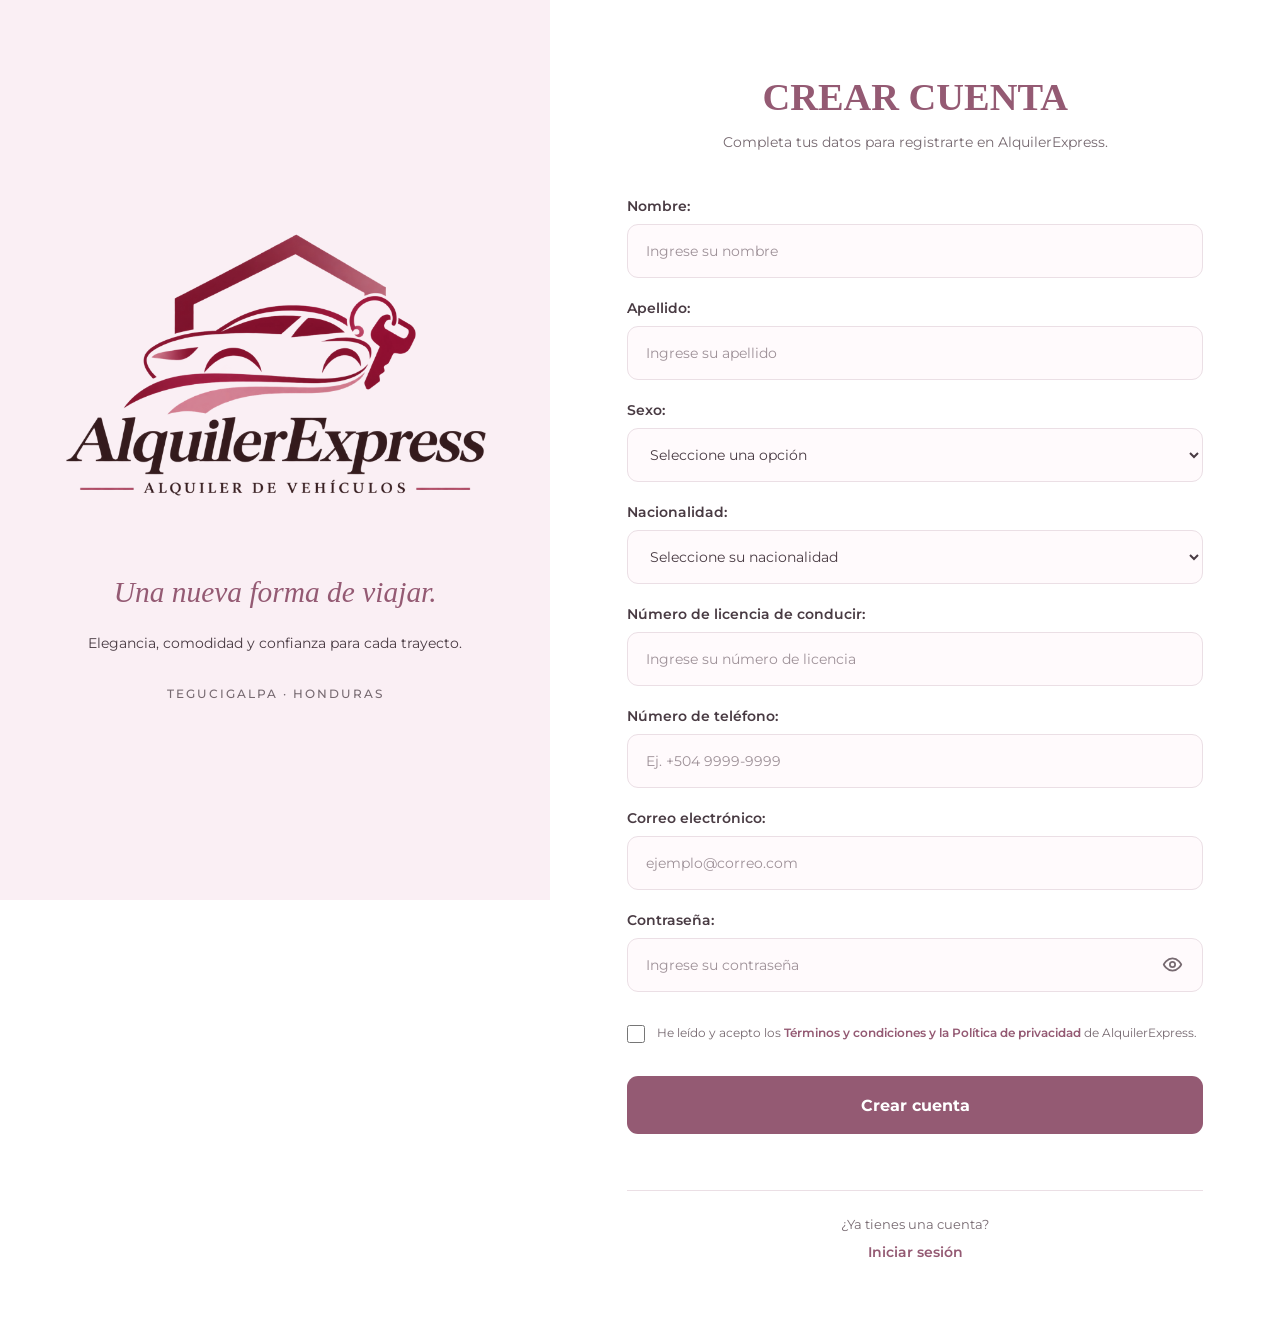
<file: AlquilerExpress/Portal_de_clientes/crearCuenta.html>
<!DOCTYPE html>
<html lang="es">
<head>
    <meta charset="UTF-8">
    <meta name="viewport" content="width=device-width, initial-scale=1.0">
    <title>AlquilerExpress | Crear cuenta</title>

    <link rel="preconnect" href="https://fonts.googleapis.com">
    <link rel="preconnect" href="https://fonts.gstatic.com" crossorigin>
    <link href="https://fonts.googleapis.com/css2?family=Montserrat:wght@400;500;600;700&family=Roboto+Slab:wght@400;500;600&display=swap" rel="stylesheet">

    <link rel="stylesheet" href="../Archivos_de_apoyo/Clientes/inicio.css">
    <link rel="stylesheet" href="../Archivos_de_apoyo/Clientes/crearCuenta.css">

    <script src="../Archivos_de_apoyo/Javascript/Clientes/crearCuenta.js" defer></script>
    <script src="../Archivos_de_apoyo/Javascript/Clientes/contrasena_inicio_logo.js" defer></script>
</head>
<body>


    <main class="inicio crear-cuenta">

        <!-- PANEL IZQUIERDO -->
        <aside class="panel-marca">
            <img src="../Archivos_de_apoyo/Imagenes/Logos/AlquilerExpress_Logotipo.png"
                 alt="Logo AlquilerExpress" class="logo">

            <div class="marca-textos">
                <h2>Una nueva forma de viajar.</h2>
                <p>Elegancia, comodidad y confianza para cada trayecto.</p>
                <span>TEGUCIGALPA · HONDURAS</span>
            </div>
        </aside>

        <!-- PANEL DERECHO -->
        <section class="panel-formulario">
            <h1>CREAR CUENTA</h1>
            <p class="subtitulo">Completa tus datos para registrarte en AlquilerExpress.</p>

            <form id="formRegistro" method="post">
                <div class="campo">
                    <label for="nombre">Nombre:</label>
                    <input type="text" id="nombre" name="nombre" placeholder="Ingrese su nombre"
                           autocomplete="given-name" required>
                </div>

                <div class="campo">
                    <label for="apellido">Apellido:</label>
                    <input type="text" id="apellido" name="apellido" placeholder="Ingrese su apellido"
                           autocomplete="family-name" required>
                </div>

                <div class="campo">
                    <label for="sexo">Sexo:</label>
                    <select id="sexo" name="sexo" required>
                        <option value="" selected disabled>Seleccione una opción</option>
                        <option value="femenino">Femenino</option>
                        <option value="masculino">Masculino</option>
                        <option value="no_indica">Prefiero no indicarlo</option>
                    </select>
                </div>

                <div class="campo">
                    <label for="nacionalidad">Nacionalidad:</label>
                    <select id="nacionalidad" name="nacionalidad" required>
                        <option value="" selected disabled>Seleccione su nacionalidad</option>
                        <option value="hondurena">Hondureño/a</option>
                        <option value="extranjera">Extranjero/a</option>
                    </select>
                </div>

                <!-- DOCUMENTO HONDUREÑO -->
                <div class="campo" id="campoDNI" hidden>
                    <label for="dni">Número de identidad (DNI):</label>
                    <input type="text" id="dni" name="dni" placeholder="Ingrese los 13 dígitos"
                           inputmode="numeric" pattern="[0-9]{13}" maxlength="13"
                           autocomplete="off" disabled>
                </div>

                <!-- DOCUMENTOS EXTRANJEROS -->
                <div id="camposExtranjero" hidden>
                    <div class="campo">
                        <label for="pasaporte">Número de pasaporte:</label>
                        <input type="text" id="pasaporte" name="pasaporte"
                               placeholder="Ingrese su número de pasaporte" autocomplete="off" disabled>
                    </div>

                    <div class="campo">
                        <label for="pais">País de emisión del pasaporte:</label>
                        <select id="pais" name="pais" disabled>
                            <option value="" selected disabled>Seleccione un país</option>
                            <option>Afganistán</option>
                            <option>Albania</option>
                            <option>Alemania</option>
                            <option>Andorra</option>
                            <option>Angola</option>
                            <option>Antigua y Barbuda</option>
                            <option>Arabia Saudita</option>
                            <option>Argelia</option>
                            <option>Argentina</option>
                            <option>Armenia</option>
                            <option>Australia</option>
                            <option>Austria</option>
                            <option>Azerbaiyán</option>
                            <option>Bahamas</option>
                            <option>Bangladés</option>
                            <option>Barbados</option>
                            <option>Baréin</option>
                            <option>Bélgica</option>
                            <option>Belice</option>
                            <option>Benín</option>
                            <option>Bielorrusia</option>
                            <option>Birmania (Myanmar)</option>
                            <option>Bolivia</option>
                            <option>Bosnia y Herzegovina</option>
                            <option>Botsuana</option>
                            <option>Brasil</option>
                            <option>Brunéi</option>
                            <option>Bulgaria</option>
                            <option>Burkina Faso</option>
                            <option>Burundi</option>
                            <option>Bután</option>
                            <option>Cabo Verde</option>
                            <option>Camboya</option>
                            <option>Camerún</option>
                            <option>Canadá</option>
                            <option>Catar</option>
                            <option>Chad</option>
                            <option>Chile</option>
                            <option>China</option>
                            <option>Chipre</option>
                            <option>Colombia</option>
                            <option>Comoras</option>
                            <option>Congo (República del Congo)</option>
                            <option>Corea del Norte</option>
                            <option>Corea del Sur</option>
                            <option>Costa de Marfil</option>
                            <option>Costa Rica</option>
                            <option>Croacia</option>
                            <option>Cuba</option>
                            <option>Dinamarca</option>
                            <option>Dominica</option>
                            <option>Ecuador</option>
                            <option>Egipto</option>
                            <option>El Salvador</option>
                            <option>Emiratos Árabes Unidos</option>
                            <option>Eritrea</option>
                            <option>Eslovaquia</option>
                            <option>Eslovenia</option>
                            <option>España</option>
                            <option>Estados Unidos</option>
                            <option>Estonia</option>
                            <option>Esuatini</option>
                            <option>Etiopía</option>
                            <option>Fiyi</option>
                            <option>Filipinas</option>
                            <option>Finlandia</option>
                            <option>Francia</option>
                            <option>Gabón</option>
                            <option>Gambia</option>
                            <option>Georgia</option>
                            <option>Ghana</option>
                            <option>Granada</option>
                            <option>Grecia</option>
                            <option>Guatemala</option>
                            <option>Guinea</option>
                            <option>Guinea-Bisáu</option>
                            <option>Guinea Ecuatorial</option>
                            <option>Guyana</option>
                            <option>Haití</option>
                            <option>Honduras</option>
                            <option>Hungría</option>
                            <option>India</option>
                            <option>Indonesia</option>
                            <option>Irak</option>
                            <option>Irán</option>
                            <option>Irlanda</option>
                            <option>Islandia</option>
                            <option>Islas Marshall</option>
                            <option>Islas Salomón</option>
                            <option>Israel</option>
                            <option>Italia</option>
                            <option>Jamaica</option>
                            <option>Japón</option>
                            <option>Jordania</option>
                            <option>Kazajistán</option>
                            <option>Kenia</option>
                            <option>Kirguistán</option>
                            <option>Kiribati</option>
                            <option>Kuwait</option>
                            <option>Laos</option>
                            <option>Lesoto</option>
                            <option>Letonia</option>
                            <option>Líbano</option>
                            <option>Liberia</option>
                            <option>Libia</option>
                            <option>Liechtenstein</option>
                            <option>Lituania</option>
                            <option>Luxemburgo</option>
                            <option>Macedonia del Norte</option>
                            <option>Madagascar</option>
                            <option>Malasia</option>
                            <option>Malaui</option>
                            <option>Maldivas</option>
                            <option>Malí</option>
                            <option>Malta</option>
                            <option>Marruecos</option>
                            <option>Mauricio</option>
                            <option>Mauritania</option>
                            <option>México</option>
                            <option>Micronesia</option>
                            <option>Moldavia</option>
                            <option>Mónaco</option>
                            <option>Mongolia</option>
                            <option>Montenegro</option>
                            <option>Mozambique</option>
                            <option>Namibia</option>
                            <option>Nauru</option>
                            <option>Nepal</option>
                            <option>Nicaragua</option>
                            <option>Níger</option>
                            <option>Nigeria</option>
                            <option>Noruega</option>
                            <option>Nueva Zelanda</option>
                            <option>Omán</option>
                            <option>Países Bajos</option>
                            <option>Pakistán</option>
                            <option>Palaos</option>
                            <option>Palestina</option>
                            <option>Panamá</option>
                            <option>Papúa Nueva Guinea</option>
                            <option>Paraguay</option>
                            <option>Perú</option>
                            <option>Polonia</option>
                            <option>Portugal</option>
                            <option>Reino Unido</option>
                            <option>República Centroafricana</option>
                            <option>República Checa (Chequia)</option>
                            <option>República Democrática del Congo</option>
                            <option>República Dominicana</option>
                            <option>Ruanda</option>
                            <option>Rumania</option>
                            <option>Rusia</option>
                            <option>Samoa</option>
                            <option>San Cristóbal y Nieves</option>
                            <option>San Marino</option>
                            <option>San Vicente y las Granadinas</option>
                            <option>Santa Lucía</option>
                            <option>Santo Tomé y Príncipe</option>
                            <option>Senegal</option>
                            <option>Serbia</option>
                            <option>Seychelles</option>
                            <option>Sierra Leona</option>
                            <option>Singapur</option>
                            <option>Siria</option>
                            <option>Somalia</option>
                            <option>Sri Lanka</option>
                            <option>Sudáfrica</option>
                            <option>Sudán</option>
                            <option>Sudán del Sur</option>
                            <option>Suecia</option>
                            <option>Suiza</option>
                            <option>Surinam</option>
                            <option>Tailandia</option>
                            <option>Tanzania</option>
                            <option>Tayikistán</option>
                            <option>Timor Oriental</option>
                            <option>Togo</option>
                            <option>Tonga</option>
                            <option>Trinidad y Tobago</option>
                            <option>Túnez</option>
                            <option>Turkmenistán</option>
                            <option>Turquía</option>
                            <option>Tuvalu</option>
                            <option>Ucrania</option>
                            <option>Uganda</option>
                            <option>Uruguay</option>
                            <option>Uzbekistán</option>
                            <option>Vanuatu</option>
                            <option>Vaticano (Santa Sede)</option>
                            <option>Venezuela</option>
                            <option>Vietnam</option>
                            <option>Yemen</option>
                            <option>Yibuti</option>
                            <option>Zambia</option>
                            <option>Zimbabue</option>
                        </select>
                    </div>
                </div>

                <div class="campo">
                    <label for="licencia">Número de licencia de conducir:</label>
                    <input type="text" id="licencia" name="licencia"
                           placeholder="Ingrese su número de licencia" autocomplete="off" required>
                </div>

                <div class="campo">
                    <label for="telefono">Número de teléfono:</label>
                    <input type="tel" id="telefono" name="telefono"
                           placeholder="Ej. +504 9999-9999" autocomplete="tel" required>
                </div>

                <div class="campo">
                    <label for="correo">Correo electrónico:</label>
                    <input type="email" id="correo" name="correo"
                           placeholder="ejemplo@correo.com" autocomplete="email" required>
                </div>

                <div class="campo">
                    <label for="contrasena">Contraseña:</label>
                    <div class="campo-contrasena">
                        <input type="password" id="contrasena" name="contrasena"
                               placeholder="Ingrese su contraseña" minlength="8"
                               autocomplete="new-password" required>
                        <button type="button" class="ver-contrasena"
                                aria-label="Mostrar contraseña" aria-pressed="false">
                            <svg class="icono-mostrar" width="22" height="22" viewBox="0 0 24 24"
                                 fill="none" stroke="currentColor" stroke-width="2"
                                 stroke-linecap="round" stroke-linejoin="round" aria-hidden="true">
                                <path d="M2 12s3.5-7 10-7 10 7 10 7-3.5 7-10 7S2 12 2 12Z"/>
                                <circle cx="12" cy="12" r="3"/>
                            </svg>
                            <svg class="icono-ocultar" width="22" height="22" viewBox="0 0 24 24"
                                 fill="none" stroke="currentColor" stroke-width="2"
                                 stroke-linecap="round" stroke-linejoin="round" aria-hidden="true">
                                <path d="M10.6 5.1A11 11 0 0 1 12 5c6.5 0 10 7 10 7a14 14 0 0 1-4 4.7"/>
                                <path d="M6.5 6.5C3.5 8.5 2 12 2 12s3.5 7 10 7a10 10 0 0 0 5-1.3"/>
                                <path d="M10 10a3 3 0 0 0 4 4"/>
                                <path d="M3 3l18 18"/>
                            </svg>
                        </button>
                    </div>
                </div>

                <!-- TÉRMINOS Y POLÍTICA DE PRIVACIDAD -->
                <div class="terminos">

                    <input
                        type="checkbox"
                        id="aceptarTerminos"
                        name="aceptarTerminos"
                        required
                    >

                    <label for="aceptarTerminos">
                        He leído y acepto los

                        <a
                            href="terminosPrivacidad.html"
                            target="_blank"
                            rel="noopener noreferrer"
                        >
                            Términos y condiciones y la Política de privacidad
                        </a>

                        de AlquilerExpress.
                    </label>

                </div>



                <button type="submit">Crear cuenta</button>
                <p id="mensajeRegistro" role="status" aria-live="polite"></p>
            </form>

            <div class="registro">
                <p>¿Ya tienes una cuenta?</p>
                <a href="inicio.html">Iniciar sesión</a>
            </div>
        </section>
    </main>
</body>
</html>
</file>
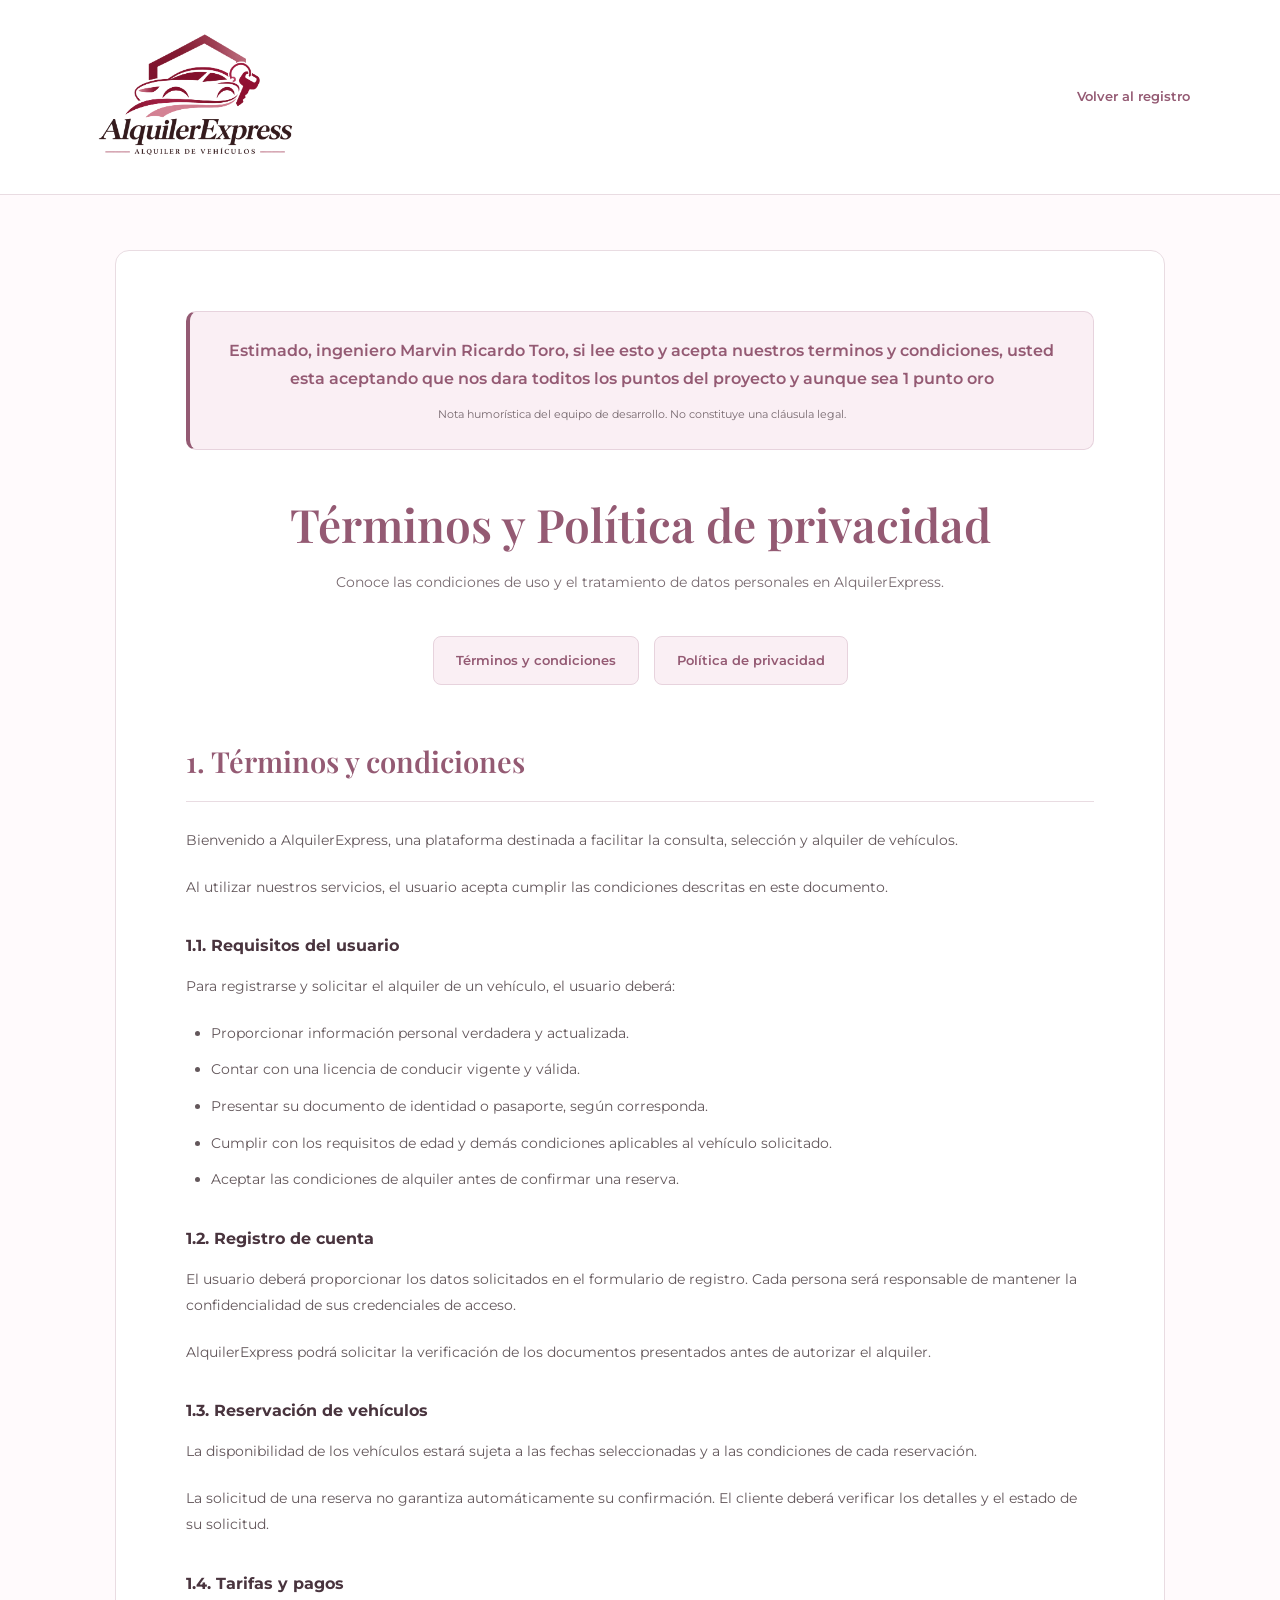
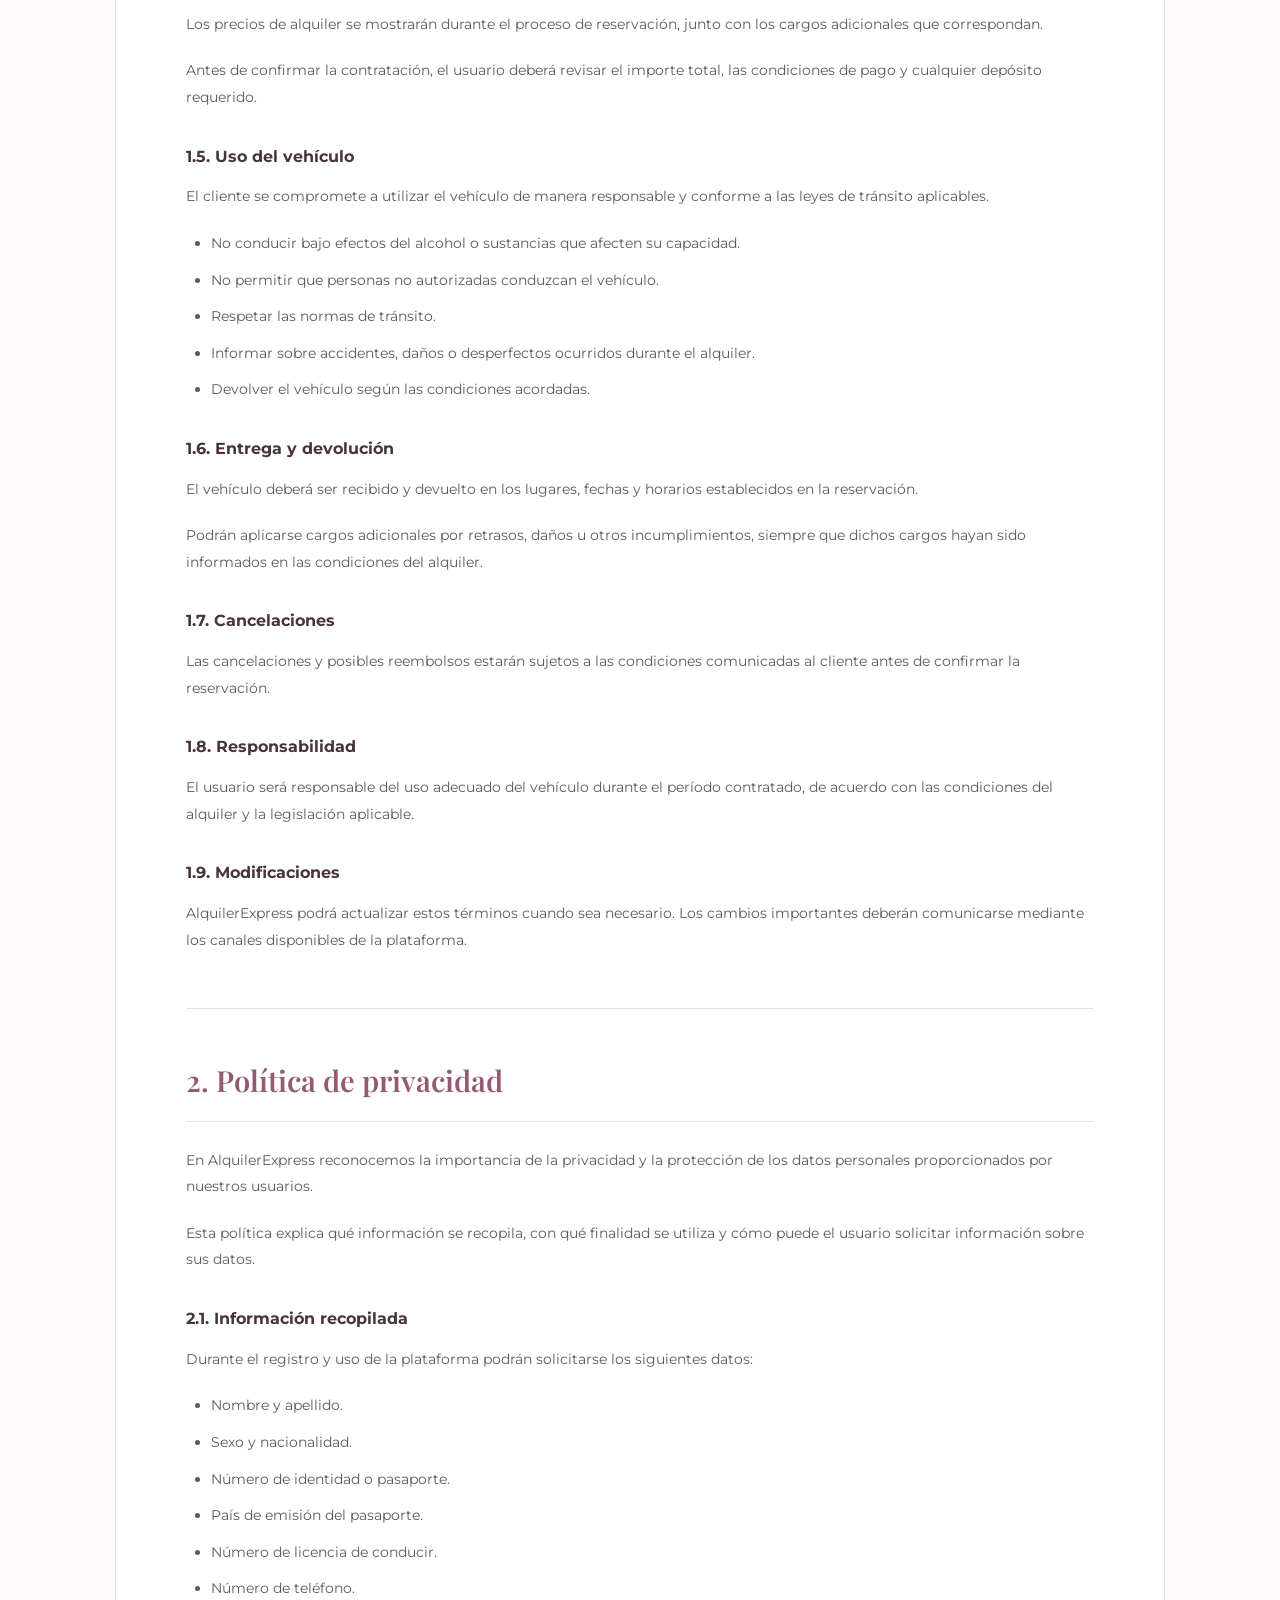
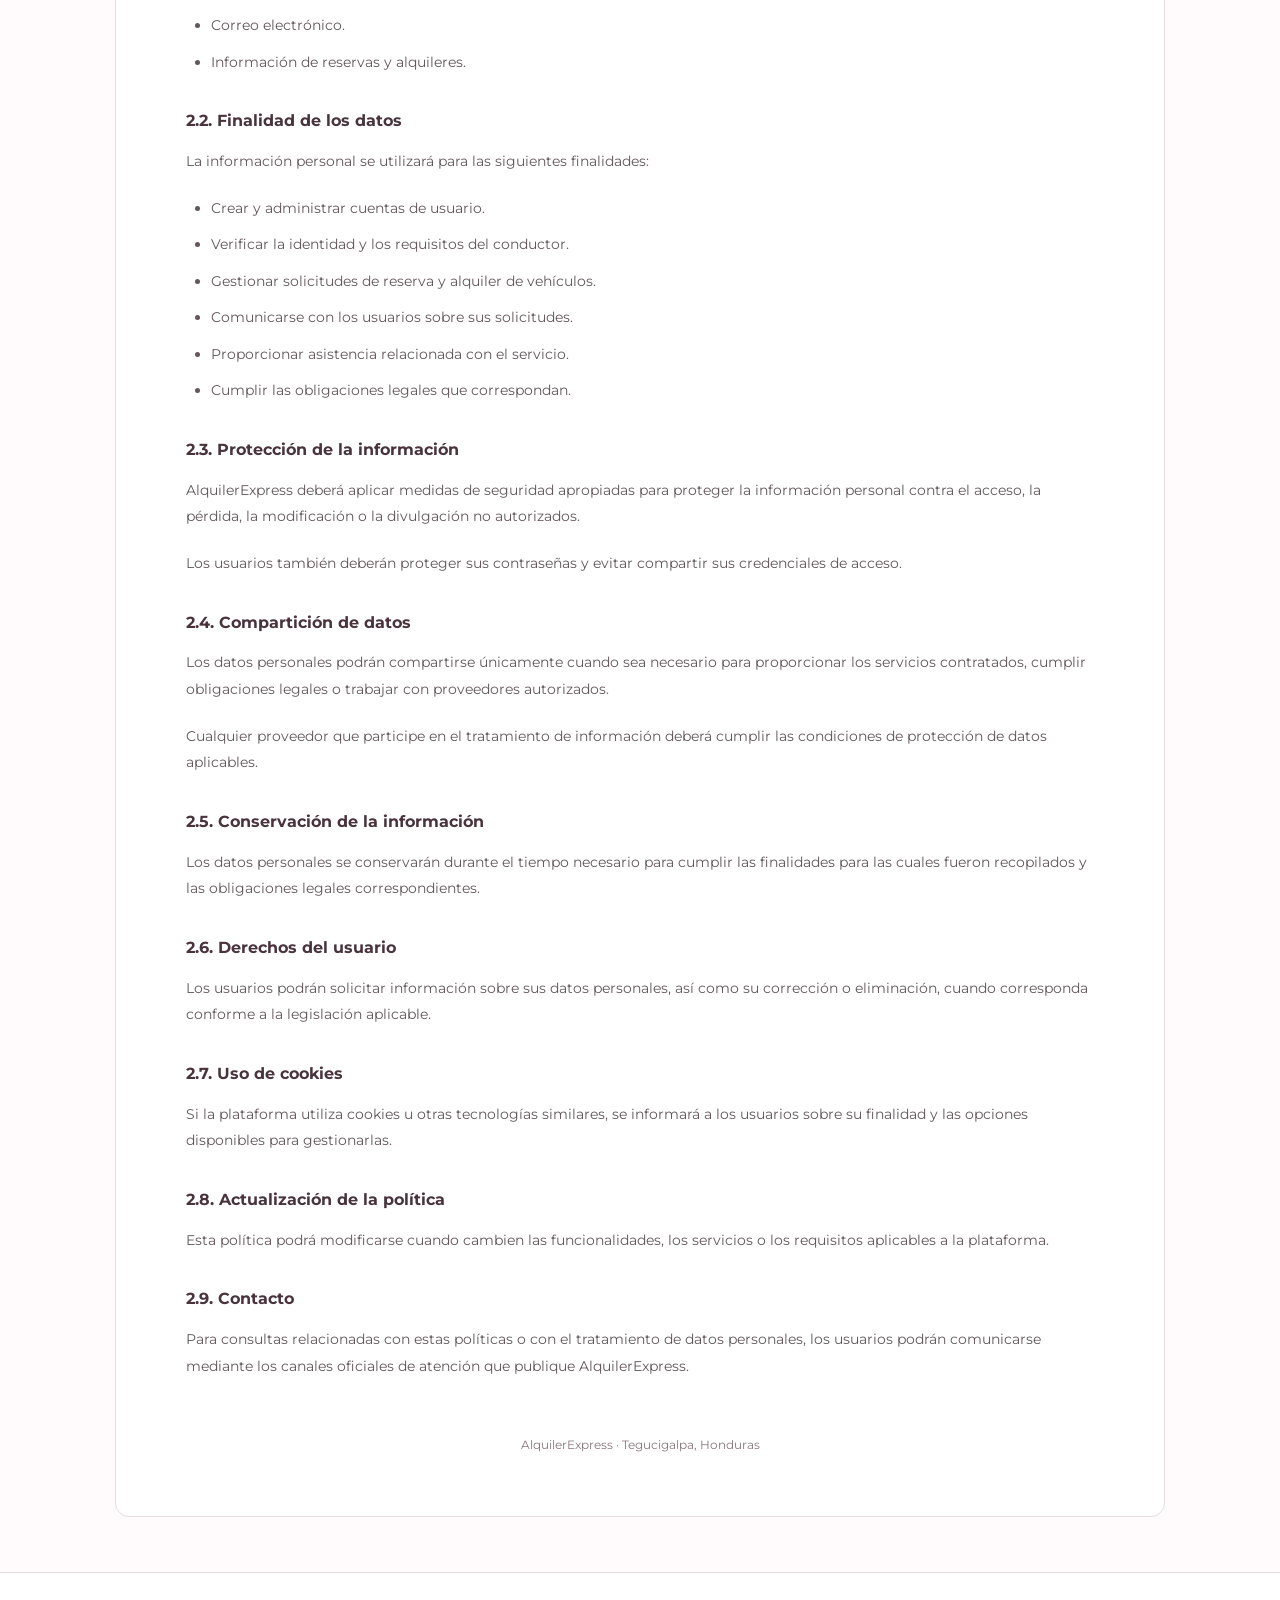
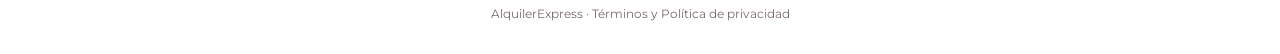
<file: AlquilerExpress/Portal_de_clientes/terminosPrivacidad.html>
<!DOCTYPE html>
<html lang="es">

<head>
    <meta charset="UTF-8">
    <meta name="viewport" content="width=device-width, initial-scale=1.0">

    <title>AlquilerExpress | Términos y Privacidad</title>

    <!-- FUENTES -->
    <link rel="preconnect" href="https://fonts.googleapis.com">
    <link rel="preconnect" href="https://fonts.gstatic.com" crossorigin>

    <link
        href="https://fonts.googleapis.com/css2?family=Montserrat:wght@400;500;600;700&family=Playfair+Display:wght@400;500;600;700&display=swap"
        rel="stylesheet"
    >

    <!-- CSS -->
    <link
        rel="stylesheet"
        href="../Archivos_de_apoyo/Clientes/terminosPrivacidad.css"
    >

</head>

<body>

    <!-- ENCABEZADO -->
    <header class="legal-header">

        <div class="legal-header-contenido">

            <img
                src="../Archivos_de_apoyo/Imagenes/Logos/AlquilerExpress_Logotipo.png"
                alt="AlquilerExpress"
                class="legal-logo"
            >

            <a href="crearCuenta.html" class="volver">
                Volver al registro
            </a>

        </div>

    </header>

    <!-- CONTENIDO PRINCIPAL -->
    <main class="legal-main">

        <!-- MENSAJE ESPECIAL -->
        <div class="mensaje-toro">

            <p>
                Estimado, ingeniero Marvin Ricardo Toro, si lee esto y acepta nuestros terminos
                y condiciones, usted esta
                aceptando que nos dara toditos los puntos
                del proyecto y aunque sea 1 punto oro
            </p>

            <small>
                Nota humorística del equipo de desarrollo.
                No constituye una cláusula legal.
            </small>

        </div>

        <!-- TÍTULO -->
        <h1 class="legal-titulo">
            Términos y Política de privacidad
        </h1>

        <p class="legal-subtitulo">
            Conoce las condiciones de uso y el tratamiento
            de datos personales en AlquilerExpress.
        </p>

        <!-- NAVEGACIÓN -->
        <nav class="legal-nav">

            <a href="#terminos">
                Términos y condiciones
            </a>

            <a href="#privacidad">
                Política de privacidad
            </a>

        </nav>

        <!-- =====================================
             TÉRMINOS Y CONDICIONES
        ====================================== -->

        <section class="legal-section" id="terminos">

            <h2>1. Términos y condiciones</h2>

            <p>
                Bienvenido a AlquilerExpress, una plataforma
                destinada a facilitar la consulta, selección
                y alquiler de vehículos.
            </p>

            <p>
                Al utilizar nuestros servicios, el usuario
                acepta cumplir las condiciones descritas
                en este documento.
            </p>

            <h3>1.1. Requisitos del usuario</h3>

            <p>
                Para registrarse y solicitar el alquiler
                de un vehículo, el usuario deberá:
            </p>

            <ul>
                <li>
                    Proporcionar información personal
                    verdadera y actualizada.
                </li>

                <li>
                    Contar con una licencia de conducir
                    vigente y válida.
                </li>

                <li>
                    Presentar su documento de identidad
                    o pasaporte, según corresponda.
                </li>

                <li>
                    Cumplir con los requisitos de edad
                    y demás condiciones aplicables
                    al vehículo solicitado.
                </li>

                <li>
                    Aceptar las condiciones de alquiler
                    antes de confirmar una reserva.
                </li>
            </ul>

            <h3>1.2. Registro de cuenta</h3>

            <p>
                El usuario deberá proporcionar los datos
                solicitados en el formulario de registro.
                Cada persona será responsable de mantener
                la confidencialidad de sus credenciales
                de acceso.
            </p>

            <p>
                AlquilerExpress podrá solicitar la
                verificación de los documentos presentados
                antes de autorizar el alquiler.
            </p>

            <h3>1.3. Reservación de vehículos</h3>

            <p>
                La disponibilidad de los vehículos estará
                sujeta a las fechas seleccionadas y a las
                condiciones de cada reservación.
            </p>

            <p>
                La solicitud de una reserva no garantiza
                automáticamente su confirmación.
                El cliente deberá verificar los detalles
                y el estado de su solicitud.
            </p>

            <h3>1.4. Tarifas y pagos</h3>

            <p>
                Los precios de alquiler se mostrarán
                durante el proceso de reservación,
                junto con los cargos adicionales
                que correspondan.
            </p>

            <p>
                Antes de confirmar la contratación,
                el usuario deberá revisar el importe
                total, las condiciones de pago y
                cualquier depósito requerido.
            </p>

            <h3>1.5. Uso del vehículo</h3>

            <p>
                El cliente se compromete a utilizar
                el vehículo de manera responsable
                y conforme a las leyes de tránsito
                aplicables.
            </p>

            <ul>
                <li>
                    No conducir bajo efectos del alcohol
                    o sustancias que afecten su capacidad.
                </li>

                <li>
                    No permitir que personas no autorizadas
                    conduzcan el vehículo.
                </li>

                <li>
                    Respetar las normas de tránsito.
                </li>

                <li>
                    Informar sobre accidentes, daños
                    o desperfectos ocurridos durante
                    el alquiler.
                </li>

                <li>
                    Devolver el vehículo según las
                    condiciones acordadas.
                </li>
            </ul>

            <h3>1.6. Entrega y devolución</h3>

            <p>
                El vehículo deberá ser recibido y devuelto
                en los lugares, fechas y horarios
                establecidos en la reservación.
            </p>

            <p>
                Podrán aplicarse cargos adicionales
                por retrasos, daños u otros incumplimientos,
                siempre que dichos cargos hayan sido
                informados en las condiciones del alquiler.
            </p>

            <h3>1.7. Cancelaciones</h3>

            <p>
                Las cancelaciones y posibles reembolsos
                estarán sujetos a las condiciones
                comunicadas al cliente antes de confirmar
                la reservación.
            </p>

            <h3>1.8. Responsabilidad</h3>

            <p>
                El usuario será responsable del uso
                adecuado del vehículo durante el
                período contratado, de acuerdo con
                las condiciones del alquiler y
                la legislación aplicable.
            </p>

            <h3>1.9. Modificaciones</h3>

            <p>
                AlquilerExpress podrá actualizar
                estos términos cuando sea necesario.
                Los cambios importantes deberán
                comunicarse mediante los canales
                disponibles de la plataforma.
            </p>

        </section>

        <hr class="legal-separador">

        <!-- =====================================
             POLÍTICA DE PRIVACIDAD
        ====================================== -->

        <section class="legal-section" id="privacidad">

            <h2>2. Política de privacidad</h2>

            <p>
                En AlquilerExpress reconocemos la importancia
                de la privacidad y la protección de los datos
                personales proporcionados por nuestros usuarios.
            </p>

            <p>
                Esta política explica qué información
                se recopila, con qué finalidad se utiliza
                y cómo puede el usuario solicitar
                información sobre sus datos.
            </p>

            <h3>2.1. Información recopilada</h3>

            <p>
                Durante el registro y uso de la plataforma
                podrán solicitarse los siguientes datos:
            </p>

            <ul>
                <li>Nombre y apellido.</li>
                <li>Sexo y nacionalidad.</li>
                <li>Número de identidad o pasaporte.</li>
                <li>País de emisión del pasaporte.</li>
                <li>Número de licencia de conducir.</li>
                <li>Número de teléfono.</li>
                <li>Correo electrónico.</li>
                <li>Información de reservas y alquileres.</li>
            </ul>

            <h3>2.2. Finalidad de los datos</h3>

            <p>
                La información personal se utilizará
                para las siguientes finalidades:
            </p>

            <ul>
                <li>
                    Crear y administrar cuentas
                    de usuario.
                </li>

                <li>
                    Verificar la identidad y los
                    requisitos del conductor.
                </li>

                <li>
                    Gestionar solicitudes de reserva
                    y alquiler de vehículos.
                </li>

                <li>
                    Comunicarse con los usuarios
                    sobre sus solicitudes.
                </li>

                <li>
                    Proporcionar asistencia relacionada
                    con el servicio.
                </li>

                <li>
                    Cumplir las obligaciones legales
                    que correspondan.
                </li>
            </ul>

            <h3>2.3. Protección de la información</h3>

            <p>
                AlquilerExpress deberá aplicar medidas
                de seguridad apropiadas para proteger
                la información personal contra el acceso,
                la pérdida, la modificación o la
                divulgación no autorizados.
            </p>

            <p>
                Los usuarios también deberán proteger
                sus contraseñas y evitar compartir
                sus credenciales de acceso.
            </p>

            <h3>2.4. Compartición de datos</h3>

            <p>
                Los datos personales podrán compartirse
                únicamente cuando sea necesario para
                proporcionar los servicios contratados,
                cumplir obligaciones legales o trabajar
                con proveedores autorizados.
            </p>

            <p>
                Cualquier proveedor que participe
                en el tratamiento de información
                deberá cumplir las condiciones
                de protección de datos aplicables.
            </p>

            <h3>2.5. Conservación de la información</h3>

            <p>
                Los datos personales se conservarán
                durante el tiempo necesario para
                cumplir las finalidades para las
                cuales fueron recopilados y las
                obligaciones legales correspondientes.
            </p>

            <h3>2.6. Derechos del usuario</h3>

            <p>
                Los usuarios podrán solicitar
                información sobre sus datos personales,
                así como su corrección o eliminación,
                cuando corresponda conforme
                a la legislación aplicable.
            </p>

            <h3>2.7. Uso de cookies</h3>

            <p>
                Si la plataforma utiliza cookies
                u otras tecnologías similares,
                se informará a los usuarios
                sobre su finalidad y las opciones
                disponibles para gestionarlas.
            </p>

            <h3>2.8. Actualización de la política</h3>

            <p>
                Esta política podrá modificarse
                cuando cambien las funcionalidades,
                los servicios o los requisitos
                aplicables a la plataforma.
            </p>

            <h3>2.9. Contacto</h3>

            <p>
                Para consultas relacionadas con
                estas políticas o con el tratamiento
                de datos personales, los usuarios
                podrán comunicarse mediante los
                canales oficiales de atención
                que publique AlquilerExpress.
            </p>

        </section>

        <!-- NOTA FINAL -->
        <p class="legal-fecha">
            AlquilerExpress · Tegucigalpa, Honduras
        </p>

    </main>

    <!-- PIE DE PÁGINA -->
    <footer class="legal-footer">

        <p>
            AlquilerExpress · Términos y Política de privacidad
        </p>

    </footer>

</body>
</html>
</file>
<file: AlquilerExpress/Archivos_de_apoyo/Clientes/inicio.css>
@import url('https://fonts.googleapis.com/css2?family=Montserrat:wght@400;500;600;700&family=Roboto+Slab:wght@400;500;600&display=swap');



/* =========================================*

*   ALQUILEREXPRESS - INICIO DE SESIÓN*

*   DISEÑO PREMIUM DIVIDIDO*

*========================================= */



/* ESTILOS GENERALES */



* {

    margin: 0;

    padding: 0;

    box-sizing: border-box;

}



body {

    font-family: 'Montserrat', sans-serif;

    background: #FFFFFF;

    min-height: 100vh;

    padding: 0;

}



/* =========================================*

*   CONTENEDOR PRINCIPAL*

*========================================= */



.inicio:not(.crear-cuenta) {

    position: relative;



    width: 100%;

    max-width: none;

    min-height: 100vh;



    padding: 100px 7% 70px 49%;



    background: linear-gradient(

        to right,

        #FAEFF4 0%,

        #FAEFF4 43%,

        #FFFFFF 43%,

        #FFFFFF 100%

    );



    border: none;

    border-radius: 0;

    box-shadow: none;



    display: flex;

    flex-direction: column;

    justify-content: center;

    align-items: stretch;



    text-align: left;

}



/* =========================================*

*   LOGOTIPO GRANDE - LADO IZQUIERDO*

*========================================= */



.inicio:not(.crear-cuenta) .logo {

    position: absolute;



    top: 15%;

    left: 4%;



    width: 35%;

    max-width: 540px;

    height: auto;



    margin: 0;



    object-fit: contain;

}



/* =========================================*

*   FRASE PRINCIPAL - IZQUIERDA*

*========================================= */



.inicio:not(.crear-cuenta)::before {

    content: "Una nueva forma de viajar.";



    position: absolute;



    top: 55%;

    left: 4%;



    width: 35%;



    font-family: Georgia, 'Times New Roman', serif;

    font-size: clamp(24px, 2.8vw, 43px);

    font-style: italic;

    font-weight: 400;



    color: #945A73;



    text-align: center;

    line-height: 1.3;

}



/* FRASE SECUNDARIA */



.inicio:not(.crear-cuenta)::after {

    content: "Elegancia, comodidad y confianza\A para cada trayecto.\A\A TEGUCIGALPA · HONDURAS";



    white-space: pre-line;



    position: absolute;



    top: 70%;

    left: 5%;



    width: 33%;



    font-family: 'Montserrat', sans-serif;

    font-size: clamp(12px, 1.3vw, 19px);

    font-weight: 400;



    color: #49343E;



    text-align: center;

    line-height: 1.8;

}



/* =========================================*

*   TITULO - BIENVENIDO/A*

*========================================= */



.inicio:not(.crear-cuenta) h1 {

    font-family: Georgia, 'Times New Roman', serif;



    font-size: clamp(34px, 3.5vw, 54px);

    font-weight: 600;



    color: #945A73;



    text-align: center;

    letter-spacing: 0;



    margin-bottom: 45px;

}



/* SUBTITULO DE BIENVENIDA */



.inicio:not(.crear-cuenta) h1::after {

    content: "Ingresa tus datos para continuar.";



    display: block;



    margin-top: 14px;



    font-family: 'Montserrat', sans-serif;

    font-size: 14px;

    font-weight: 400;



    color: #786A70;

}



/* =========================================*

*   FORMULARIO*

*========================================= */



.inicio:not(.crear-cuenta) form {

    display: flex;

    flex-direction: column;



    width: 100%;

    max-width: 610px;



    margin: 0 auto;

    gap: 15px;



    text-align: left;

}



/* ETIQUETAS */



.inicio:not(.crear-cuenta) label {

    font-family: 'Montserrat', sans-serif;



    font-size: 14px;

    font-weight: 600;



    color: #49343E;

}



/* =========================================*

*   CAMPOS DE TEXTO*

*========================================= */



.inicio:not(.crear-cuenta) input {

    width: 100%;

    height: 54px;



    padding: 0 18px;



    background: #FFFAFC;



    border: 1px solid #E9DCE2;

    border-radius: 11px;



    font-family: 'Montserrat', sans-serif;

    font-size: 14px;

    font-weight: 400;



    color: #49343E;



    outline: none;



    transition:

        border-color 0.25s ease,

        box-shadow 0.25s ease,

        background-color 0.25s ease;

}



/* PLACEHOLDER */



.inicio:not(.crear-cuenta) input::placeholder {

    color: #A3979D;

}



/* EFECTO AL SELECCIONAR */



.inicio:not(.crear-cuenta) input:focus {

    background: #FFFFFF;



    border-color: #C99BB0;



    box-shadow:

        0 0 0 3px rgba(201, 155, 176, 0.09);

}



/* =========================================*

*   CONTRASEÑA*

*========================================= */



.inicio:not(.crear-cuenta) .campo-contrasena {

    position: relative;

    width: 100%;

}



.inicio:not(.crear-cuenta) .campo-contrasena input {

    width: 100%;

    padding-right: 55px;

}



/* BOTÓN MOSTRAR CONTRASEÑA */



.inicio:not(.crear-cuenta) .ver-contrasena {

    position: absolute;



    top: 50%;

    right: 13px;



    transform: translateY(-50%);



    display: flex;

    align-items: center;

    justify-content: center;



    width: 36px;

    height: 36px;



    padding: 0;

    margin: 0;



    background: transparent;

    border: none;

    box-shadow: none;



    color: #786A70;



    cursor: pointer;

}



.inicio:not(.crear-cuenta) .ver-contrasena:hover {

    background: transparent;

    box-shadow: none;



    color: #945A73;



    transform: translateY(-50%);

}



.inicio:not(.crear-cuenta) .ver-contrasena:active {

    transform: translateY(-50%);

}



/* ICONOS */



.ver-contrasena svg {

    width: 21px;

    height: 21px;

}



.icono-ocultar {

    display: none;

}



.ver-contrasena.activa .icono-mostrar {

    display: none;

}



.ver-contrasena.activa .icono-ocultar {

    display: block;

}



/* =========================================*

*   BOTÓN INICIAR SESIÓN*

*========================================= */



.inicio:not(.crear-cuenta) button[type="submit"] {

    width: 100%;

    height: 58px;



    margin-top: 22px;

    padding: 0 20px;



    background: #945A73;



    border: none;

    border-radius: 11px;



    color: #FFFFFF;



    font-family: 'Montserrat', sans-serif;

    font-size: 16px;

    font-weight: 700;



    cursor: pointer;



    transition:

        background-color 0.25s ease,

        transform 0.25s ease,

        box-shadow 0.25s ease;

}



.inicio:not(.crear-cuenta) button[type="submit"]:hover {

    background: #7D4960;



    transform: translateY(-2px);



    box-shadow:

        0 7px 18px rgba(148, 90, 115, 0.14);

}



.inicio:not(.crear-cuenta) button[type="submit"]:active {

    transform: translateY(0);

}



/* =========================================*

*   CREAR CUENTA*

*========================================= */



.inicio:not(.crear-cuenta) .registro {

    width: 100%;

    max-width: 610px;



    margin: 35px auto 0;



    padding-top: 25px;



    border-top: 1px solid #E9DCE2;



    text-align: center;

}



.inicio:not(.crear-cuenta) .registro p {

    font-family: 'Montserrat', sans-serif;



    font-size: 13px;

    color: #786A70;



    margin-bottom: 10px;

}



.inicio:not(.crear-cuenta) .registro a {

    display: inline-block;



    font-family: 'Montserrat', sans-serif;

    font-size: 14px;

    font-weight: 600;



    color: #945A73;



    text-decoration: none;



    transition: color 0.25s ease;

}



.inicio:not(.crear-cuenta) .registro a:hover {

    color: #C99BB0;

    text-decoration: underline;

}



/* =========================================*

*   ACCESO ADMINISTRADOR*

*========================================= */



.inicio:not(.crear-cuenta) .administrador {

    display: flex;

    align-items: center;

    justify-content: center;



    width: 100%;

    max-width: 610px;



    margin: 25px auto 0;

    padding: 12px;



    background: transparent;



    border: 1px solid #E9DCE2;

    border-radius: 10px;



    color: #786A70;



    font-family: 'Montserrat', sans-serif;

    font-size: 13px;

    font-weight: 500;



    text-decoration: none;



    transition:

        color 0.25s ease,

        border-color 0.25s ease,

        background-color 0.25s ease;

}



.inicio:not(.crear-cuenta) .administrador:hover {

    background: #FFFAFC;

    border-color: #C99BB0;



    color: #945A73;

}



/* =========================================*

*   PANTALLAS MEDIANAS*

*========================================= */



@media (max-width: 1100px) {



    .inicio:not(.crear-cuenta) {

        padding-left: 47%;

        padding-right: 5%;

    }



    .inicio:not(.crear-cuenta) .logo {

        left: 3%;

        width: 36%;

    }



    .inicio:not(.crear-cuenta)::before {

        left: 3%;

        width: 36%;

        top: 54%;

    }



    .inicio:not(.crear-cuenta)::after {

        left: 3%;

        width: 36%;

        top: 69%;

    }

}



/* =========================================*

*   TABLETS Y CELULARES*

*========================================= */



@media (max-width: 850px) {



    body {

        background: #FFFFFF;

    }



    .inicio:not(.crear-cuenta) {

        width: 100%;

        min-height: 100vh;



        padding: 40px 7% 55px;



        background: #FFFFFF;



        border: none;

        border-radius: 0;

        box-shadow: none;



        justify-content: flex-start;

    }



    /* LOGO ARRIBA DEL FORMULARIO */



    .inicio:not(.crear-cuenta) .logo {

        position: static;



        display: block;



        width: 280px;

        max-width: 80%;

        height: auto;



        margin: 0 auto 35px;

    }



    /* OCULTAR FRASES DECORATIVAS */



    .inicio:not(.crear-cuenta)::before,

    .inicio:not(.crear-cuenta)::after {

        display: none;

    }



    .inicio:not(.crear-cuenta) h1 {

        font-size: 35px;

        margin-bottom: 35px;

    }



    .inicio:not(.crear-cuenta) form {

        max-width: 570px;

    }



}



/* =========================================*

*   CELULARES PEQUEÑOS*

*========================================= */



@media (max-width: 480px) {



    .inicio:not(.crear-cuenta) {

        padding: 30px 22px 45px;

    }



    .inicio:not(.crear-cuenta) .logo {

        width: 225px;

        margin-bottom: 25px;

    }



    .inicio:not(.crear-cuenta) h1 {

        font-size: 30px;

    }



    .inicio:not(.crear-cuenta) h1::after {

        font-size: 12px;

    }



    .inicio:not(.crear-cuenta) form {

        gap: 13px;

    }



    .inicio:not(.crear-cuenta) input {

        height: 51px;

        font-size: 13px;

    }



    .inicio:not(.crear-cuenta) label {

        font-size: 13px;

    }



    .inicio:not(.crear-cuenta) button[type="submit"] {

        height: 54px;

        font-size: 14px;

    }

}



/* AJUSTES DEL DISEÑO PREMIUM */





@media (min-width: 851px) {



    /* LOGOTIPO */

    .inicio:not(.crear-cuenta) .logo {

        top: 14%;

        left: 5%;

        width: 33%;

        max-height: 35vh;

        object-fit: contain;

    }



    /* FRASE PRINCIPAL */

    .inicio:not(.crear-cuenta)::before {

        top: 51%;

        left: 4%;

        width: 35%;



        font-size: clamp(24px, 2.2vw, 34px);

        line-height: 1.3;

        text-align: center;

    }



    /* FRASE SECUNDARIA Y UBICACION */

    .inicio:not(.crear-cuenta)::after {

        top: 65%;

        left: 5%;

        width: 33%;



        font-size: clamp(12px, 1.05vw, 16px);

        line-height: 1.8;

        text-align: center;

    }



    /* TITULO DEL LOGIN */

    .inicio:not(.crear-cuenta) h1 {

        font-size: clamp(32px, 2.8vw, 44px);

        margin-bottom: 38px;

    }

}
</file>
<file: AlquilerExpress/Archivos_de_apoyo/Clientes/crearCuenta.css>
/* ========================================*

*   ALQUILEREXPRESS - CREAR CUENTA*

*   MISMO DISEÑO QUE INICIO DE SESIÓN*

*======================================== */

/* CONTENEDOR GENERAL */

.inicio.crear-cuenta {

    display: grid;

    grid-template-columns: 43% 57%;

    align-items: start;

    width: 100%;

    max-width: none;

    min-height: 100vh;

    margin: 0;

    padding: 0;

    background: #FFFFFF;

    border: none;

    border-radius: 0;

    box-shadow: none;

}

/* ========================================*

*   PANEL IZQUIERDO*

*======================================== */

.crear-cuenta .panel-marca {

    position: sticky;

    top: 0;

    width: 100%;

    height: 100vh;

    min-height: 0;

    padding: 40px 6%;

    background: #FAEFF4;

    display: flex;

    flex-direction: column;

    align-items: center;

    justify-content: center;

    gap: 32px;

    text-align: center;

}

/* LOGOTIPO */

.crear-cuenta .panel-marca .logo {

    position: static;

    display: block;

    width: 100%;

    max-width: 460px;

    max-height: 38vh;

    height: auto;

    margin: 0;

    object-fit: contain;

}

/* TEXTOS DE MARCA */

.crear-cuenta .marca-textos {

    display: flex;

    flex-direction: column;

    align-items: center;

    width: 100%;

    max-width: 460px;

    gap: 20px;

}

.crear-cuenta .marca-textos h2 {

    font-family: Georgia, 'Times New Roman', serif;

    font-size: clamp(24px, 2.3vw, 36px);

    font-weight: 400;

    font-style: italic;

    color: #945A73;

    line-height: 1.3;

    text-align: center;

}

.crear-cuenta .marca-textos p {

    font-family: 'Montserrat', sans-serif;

    font-size: clamp(12px, 1.1vw, 16px);

    font-weight: 400;

    color: #493B43;

    line-height: 1.8;

    text-align: center;

}

.crear-cuenta .marca-textos span {

    display: block;

    margin-top: 10px;

    font-family: 'Montserrat', sans-serif;

    font-size: 12px;

    font-weight: 500;

    letter-spacing: 2px;

    color: #776A71;

}

/* ========================================*

*   PANEL DERECHO*

*======================================== */

.crear-cuenta .panel-formulario {

    width: 100%;

    min-width: 0;

    min-height: 100vh;

    padding: 75px clamp(30px, 6vw, 110px);

    background: #FFFFFF;

}

/* TÍTULO */

.crear-cuenta .panel-formulario h1 {

    font-family: Georgia, 'Times New Roman', serif;

    font-size: clamp(32px, 3vw, 46px);

    font-weight: 600;

    color: #945A73;

    margin: 0 0 12px;

    letter-spacing: 0;

    text-align: center;

}

/* SUBTÍTULO */

.crear-cuenta .subtitulo {

    font-family: 'Montserrat', sans-serif;

    font-size: 14px;

    font-weight: 400;

    color: #776A71;

    line-height: 1.7;

    text-align: center;

    margin-bottom: 42px;

}

/* ========================================*

*   FORMULARIO*

*======================================== */

.crear-cuenta form {

    display: flex;

    flex-direction: column;

    width: 100%;

    max-width: 610px;

    margin: 0 auto;

    gap: 21px;

    text-align: left;

}

/* CONTENEDOR DE CAMPOS */

.crear-cuenta .campo {

    display: flex;

    flex-direction: column;

    gap: 9px;

}

/* ETIQUETAS */

.crear-cuenta .campo label {

    font-family: 'Montserrat', sans-serif;

    font-size: 14px;

    font-weight: 600;

    color: #493B43;

}

/* INPUTS Y SELECTS */

.crear-cuenta .campo input,

.crear-cuenta .campo select {

    width: 100%;

    height: 54px;

    padding: 0 18px;

    background: #FFFAFC;

    border: 1px solid #EBDFE5;

    border-radius: 11px;

    font-family: 'Montserrat', sans-serif;

    font-size: 14px;

    font-weight: 400;

    color: #493B43;

    outline: none;

    transition:

        border-color 0.25s ease,

        box-shadow 0.25s ease,

        background-color 0.25s ease;

}

/* PLACEHOLDER */

.crear-cuenta input::placeholder {

    color: #9E9198;

}

/* FOCUS */

.crear-cuenta .campo input:focus,

.crear-cuenta .campo select:focus {

    background: #FFFFFF;

    border-color: #C99BB0;

    box-shadow:

        0 0 0 3px rgba(201, 155, 176, 0.12);

}

/* SELECTS */

.crear-cuenta select {

    cursor: pointer;

}

.crear-cuenta select option {

    background: #FFFFFF;

    color: #493B43;

}

/* ========================================*

*   NACIONALIDAD Y DOCUMENTACIÓN*

*======================================== */

.crear-cuenta #camposExtranjero {

    display: flex;

    flex-direction: column;

    gap: 21px;

}

/* OCULTAR CAMPOS INACTIVOS */

.crear-cuenta [hidden] {

    display: none !important;

}

/* ========================================*

*   CAMPO DE CONTRASEÑA*

*======================================== */

.crear-cuenta .campo-contrasena {

    position: relative;

    width: 100%;

}

.crear-cuenta .campo-contrasena input {

    width: 100%;

    padding-right: 55px;

}

/* BOTÓN MOSTRAR CONTRASEÑA */

.crear-cuenta .ver-contrasena {

    position: absolute;

    top: 50%;

    right: 13px;

    transform: translateY(-50%);

    display: flex;

    align-items: center;

    justify-content: center;

    width: 36px;

    height: 36px;

    padding: 0;

    margin: 0;

    background: transparent;

    border: none;

    box-shadow: none;

    color: #776A71;

    cursor: pointer;

}

.crear-cuenta .ver-contrasena:hover {

    color: #945A73;

    background: transparent;

    box-shadow: none;

    transform: translateY(-50%);

}

.crear-cuenta .ver-contrasena svg {

    width: 21px;

    height: 21px;

}

/* ICONOS DEL OJO */

.crear-cuenta .icono-ocultar {

    display: none;

}

.crear-cuenta .ver-contrasena.activa .icono-mostrar {

    display: none;

}

.crear-cuenta .ver-contrasena.activa .icono-ocultar {

    display: block;

}

/* ========================================*

*   TÉRMINOS Y PRIVACIDAD*

*======================================== */

.crear-cuenta .terminos {

    display: flex;

    align-items: flex-start;

    gap: 12px;

    margin-top: 10px;

}

.crear-cuenta .terminos input[type="checkbox"] {

    width: 18px;

    height: 18px;

    margin: 2px 0 0;

    padding: 0;

    flex-shrink: 0;

    accent-color: #945A73;

    cursor: pointer;

}

.crear-cuenta .terminos label {

    font-family: 'Montserrat', sans-serif;

    font-size: 12px;

    font-weight: 400;

    line-height: 1.7;

    color: #776A71;

}

.crear-cuenta .terminos a {

    color: #945A73;

    font-weight: 600;

    text-decoration: none;

}

.crear-cuenta .terminos a:hover {

    text-decoration: underline;

}

/* ========================================*

*   BOTÓN CREAR CUENTA*

*======================================== */

.crear-cuenta button[type="submit"] {

    width: 100%;

    height: 58px;

    margin-top: 12px;

    padding: 0 20px;

    background: #945A73;

    border: none;

    border-radius: 11px;

    color: #FFFFFF;

    font-family: 'Montserrat', sans-serif;

    font-size: 16px;

    font-weight: 700;

    cursor: pointer;

    transition:

        background-color 0.25s ease,

        transform 0.25s ease,

        box-shadow 0.25s ease;

}

.crear-cuenta button[type="submit"]:hover {

    background: #7D4960;

    transform: translateY(-2px);

    box-shadow:

        0 7px 18px rgba(148, 90, 115, 0.14);

}

.crear-cuenta button[type="submit"]:active {

    transform: translateY(0);

}

/* ========================================*

*   MENSAJE DE REGISTRO*

*======================================== */

.crear-cuenta #mensajeRegistro {

    font-family: 'Montserrat', sans-serif;

    font-size: 12px;

    line-height: 1.6;

    color: #945A73;

    text-align: center;

}

/* ========================================*

*   ENLACE INICIAR SESIÓN*

*======================================== */

.crear-cuenta .registro {

    width: 100%;

    max-width: 610px;

    margin: 35px auto 0;

    padding-top: 25px;

    border-top: 1px solid #EBDFE5;

    text-align: center;

}

.crear-cuenta .registro p {

    font-family: 'Montserrat', sans-serif;

    font-size: 13px;

    color: #776A71;

    margin-bottom: 10px;

}

.crear-cuenta .registro a {

    font-family: 'Montserrat', sans-serif;

    font-size: 14px;

    font-weight: 600;

    color: #945A73;

    text-decoration: none;

}

.crear-cuenta .registro a:hover {

    color: #C99BB0;

    text-decoration: underline;

}

/* ========================================*

*   PANTALLAS MEDIANAS*

*======================================== */

@media (max-width: 1100px) {

    .crear-cuenta .panel-formulario {

        padding: 65px 6%;

    }

    .crear-cuenta .panel-marca {

        padding: 30px 5%;

    }

    .crear-cuenta .marca-textos {

        gap: 16px;

    }

}

/* ========================================*

*   TABLETS Y CELULARES*

*======================================== */

@media (max-width: 850px) {

    .inicio.crear-cuenta {

        display: flex;

        flex-direction: column;

    }

    /* PANEL SUPERIOR */

    .crear-cuenta .panel-marca {

        position: static;

        width: 100%;

        height: auto;

        min-height: 0;

        padding: 30px 22px;

        gap: 12px;

    }

    .crear-cuenta .panel-marca .logo {

        width: 270px;

        max-width: 85%;

        max-height: none;

        margin: 0;

    }

    .crear-cuenta .marca-textos h2 {

        font-size: 25px;

    }

    /* OCULTAR TEXTOS SECUNDARIOS EN MÓVIL */

    .crear-cuenta .marca-textos p,

    .crear-cuenta .marca-textos span {

        display: none;

    }

    /* FORMULARIO */

    .crear-cuenta .panel-formulario {

        width: 100%;

        min-height: auto;

        padding: 40px 7% 60px;

    }

    .crear-cuenta .panel-formulario h1 {

        font-size: 34px;

    }

    .crear-cuenta .subtitulo {

        margin-bottom: 32px;

    }

}

/* ========================================*

*   CELULARES PEQUEÑOS*

*======================================== */

@media (max-width: 480px) {

    .crear-cuenta .panel-marca {

        padding: 24px 20px;

    }

    .crear-cuenta .panel-marca .logo {

        width: 225px;

    }

    .crear-cuenta .marca-textos h2 {

        font-size: 22px;

    }

    .crear-cuenta .panel-formulario {

        padding: 32px 22px 48px;

    }

    .crear-cuenta .panel-formulario h1 {

        font-size: 29px;

    }

    .crear-cuenta .subtitulo {

        font-size: 12px;

    }

    .crear-cuenta form {

        gap: 18px;

    }

    .crear-cuenta .campo input,

    .crear-cuenta .campo select {

        height: 51px;

        font-size: 13px;

    }

    .crear-cuenta .campo label {

        font-size: 13px;

    }

    .crear-cuenta .terminos label {

        font-size: 11px;

    }

    .crear-cuenta button[type="submit"] {

        height: 54px;

        font-size: 14px;

    }

}
</file>
<file: AlquilerExpress/Archivos_de_apoyo/Clientes/terminosPrivacidad.css>
@import url('https://fonts.googleapis.com/css2?family=Montserrat:wght@400;500;600;700&family=Playfair+Display:wght@400;500;600;700&display=swap');

/* =========================================
   ALQUILEREXPRESS
   TÉRMINOS Y POLÍTICA DE PRIVACIDAD
========================================= */

/* ESTILOS GENERALES */

* {
    margin: 0;
    padding: 0;
    box-sizing: border-box;
}

html {
    scroll-behavior: smooth;
}

body {
    min-height: 100vh;
    font-family: 'Montserrat', sans-serif;
    background: #FFFAFC;
    color: #49343E;
    line-height: 1.8;
}

/* =========================================
   ENCABEZADO
========================================= */

.legal-header {
    width: 100%;
    padding: 18px 7%;

    background: #FFFFFF;
    border-bottom: 1px solid #E9DCE2;
}

.legal-header-contenido {
    width: 100%;
    max-width: 1100px;
    margin: 0 auto;

    display: flex;
    align-items: center;
    justify-content: space-between;
    gap: 25px;
}

/* LOGOTIPO */

.legal-logo {
    display: block;

    width: 210px;
    max-width: 55%;
    height: auto;

    object-fit: contain;
}

/* VOLVER AL REGISTRO */

.volver {
    font-family: 'Montserrat', sans-serif;
    font-size: 13px;
    font-weight: 600;

    color: #945A73;
    text-decoration: none;

    transition: color 0.25s ease;
}

.volver:hover {
    color: #7D4960;
    text-decoration: underline;
}

/* =========================================
   CONTENEDOR PRINCIPAL
========================================= */

.legal-main {
    width: 90%;
    max-width: 1050px;

    margin: 55px auto;
    padding: 60px 70px;

    background: #FFFFFF;

    border: 1px solid #E9DCE2;
    border-radius: 14px;
}

/* =========================================
   MENSAJE ESPECIAL PARA EL INGENIERO TORO
========================================= */

.mensaje-toro {
    width: 100%;

    padding: 25px 30px;
    margin-bottom: 45px;

    background: #FAEFF4;

    border: 1px solid #E7D3DD;
    border-left: 4px solid #945A73;
    border-radius: 10px;

    text-align: center;
}

.mensaje-toro p {
    font-family: 'Montserrat', sans-serif;

    font-size: 16px;
    font-weight: 600;

    color: #945A73;

    line-height: 1.8;
}

.mensaje-toro small {
    display: block;

    margin-top: 12px;

    font-family: 'Montserrat', sans-serif;
    font-size: 11px;
    font-weight: 400;

    color: #786A70;
    line-height: 1.6;
}

/* =========================================
   TÍTULO PRINCIPAL
========================================= */

.legal-titulo {
    font-family: 'Playfair Display', Georgia, serif;

    font-size: clamp(30px, 4vw, 46px);
    font-weight: 600;

    color: #945A73;

    line-height: 1.3;
    text-align: center;

    margin-bottom: 16px;
}

.legal-subtitulo {
    max-width: 700px;

    margin: 0 auto 40px;

    font-family: 'Montserrat', sans-serif;
    font-size: 14px;
    font-weight: 400;

    color: #786A70;

    line-height: 1.8;
    text-align: center;
}

/* =========================================
   NAVEGACIÓN INTERNA
========================================= */

.legal-nav {
    display: flex;
    justify-content: center;
    flex-wrap: wrap;

    gap: 15px;
    margin-bottom: 50px;
}

.legal-nav a {
    display: inline-block;

    padding: 12px 22px;

    background: #FAEFF4;

    border: 1px solid #E7D3DD;
    border-radius: 8px;

    font-family: 'Montserrat', sans-serif;
    font-size: 13px;
    font-weight: 600;

    color: #945A73;
    text-decoration: none;

    transition:
        background-color 0.25s ease,
        border-color 0.25s ease,
        color 0.25s ease;
}

.legal-nav a:hover {
    background: #945A73;
    border-color: #945A73;
    color: #FFFFFF;
}

/* =========================================
   SECCIONES LEGALES
========================================= */

.legal-section {
    margin-bottom: 55px;
    scroll-margin-top: 35px;
}

/* TÍTULOS DE SECCIÓN */

.legal-section h2 {
    font-family: 'Playfair Display', Georgia, serif;

    font-size: 29px;
    font-weight: 600;

    color: #945A73;

    margin-bottom: 25px;
    padding-bottom: 14px;

    border-bottom: 1px solid #E9DCE2;
}

/* SUBTÍTULOS */

.legal-section h3 {
    font-family: 'Montserrat', sans-serif;

    font-size: 16px;
    font-weight: 700;

    color: #49343E;

    margin-top: 32px;
    margin-bottom: 12px;
}

/* PÁRRAFOS */

.legal-section p {
    font-family: 'Montserrat', sans-serif;

    font-size: 14px;
    font-weight: 400;

    color: #63575B;

    line-height: 1.9;
    margin-bottom: 20px;

    text-align: left;
}

/* LISTAS */

.legal-section ul,
.legal-section ol {
    margin-bottom: 25px;
    padding-left: 25px;
}

.legal-section li {
    font-family: 'Montserrat', sans-serif;

    font-size: 14px;
    font-weight: 400;

    color: #63575B;

    line-height: 1.9;
    margin-bottom: 10px;
}

/* ENLACES */

.legal-section a {
    color: #945A73;
    font-weight: 600;
    text-decoration: underline;
}

.legal-section a:hover {
    color: #7D4960;
}

/* =========================================
   SEPARADOR DE SECCIONES
========================================= */

.legal-separador {
    width: 100%;
    height: 1px;

    margin: 45px 0;

    background: #E9DCE2;
    border: none;
}

/* =========================================
   INFORMACIÓN FINAL
========================================= */

.legal-fecha {
    margin-top: 35px;

    font-family: 'Montserrat', sans-serif;
    font-size: 12px;

    color: #88777B;
    text-align: center;
}

/* =========================================
   PIE DE PÁGINA
========================================= */

.legal-footer {
    width: 100%;

    padding: 30px 20px;

    background: #FFFFFF;
    border-top: 1px solid #E9DCE2;

    text-align: center;
}

.legal-footer p {
    font-family: 'Montserrat', sans-serif;

    font-size: 12px;
    font-weight: 400;

    color: #786A70;
}

/* =========================================
   ACCESIBILIDAD
========================================= */

a:focus-visible {
    outline: 3px solid #C99BB0;
    outline-offset: 4px;
}

/* =========================================
   PANTALLAS MEDIANAS
========================================= */

@media (max-width: 850px) {

    .legal-header {
        padding: 18px 5%;
    }

    .legal-logo {
        width: 170px;
    }

    .legal-main {
        width: 92%;

        margin: 35px auto;
        padding: 45px 35px;
    }

    .legal-titulo {
        font-size: 36px;
    }

    .legal-section h2 {
        font-size: 25px;
    }

    .mensaje-toro p {
        font-size: 14px;
    }
}

/* =========================================
   CELULARES PEQUEÑOS
========================================= */

@media (max-width: 480px) {

    .legal-header {
        padding: 15px 5%;
    }

    .legal-logo {
        width: 135px;
    }

    .volver {
        font-size: 11px;
        text-align: right;
    }

    .legal-main {
        width: 100%;

        margin: 0;
        padding: 35px 22px;

        border: none;
        border-radius: 0;
    }

    /* MENSAJE PARA EL INGENIERO */

    .mensaje-toro {
        padding: 20px 15px;
        margin-bottom: 35px;
    }

    .mensaje-toro p {
        font-size: 13px;
        line-height: 1.7;
    }

    .mensaje-toro small {
        font-size: 10px;
    }

    /* TÍTULOS */

    .legal-titulo {
        font-size: 29px;
    }

    .legal-subtitulo {
        font-size: 12px;
        margin-bottom: 30px;
    }

    /* NAVEGACIÓN */

    .legal-nav {
        flex-direction: column;
        gap: 10px;

        margin-bottom: 35px;
    }

    .legal-nav a {
        width: 100%;
        text-align: center;
    }

    /* CONTENIDO */

    .legal-section {
        margin-bottom: 40px;
    }

    .legal-section h2 {
        font-size: 23px;
    }

    .legal-section h3 {
        font-size: 15px;
    }

    .legal-section p,
    .legal-section li {
        font-size: 13px;
        line-height: 1.8;
    }

    .legal-section ul,
    .legal-section ol {
        padding-left: 20px;
    }

    .legal-separador {
        margin: 30px 0;
    }
}

/* =========================================
   REDUCIR ANIMACIONES SI SE SOLICITA
========================================= */

@media (prefers-reduced-motion: reduce) {

    html {
        scroll-behavior: auto;
    }

}
</file>
